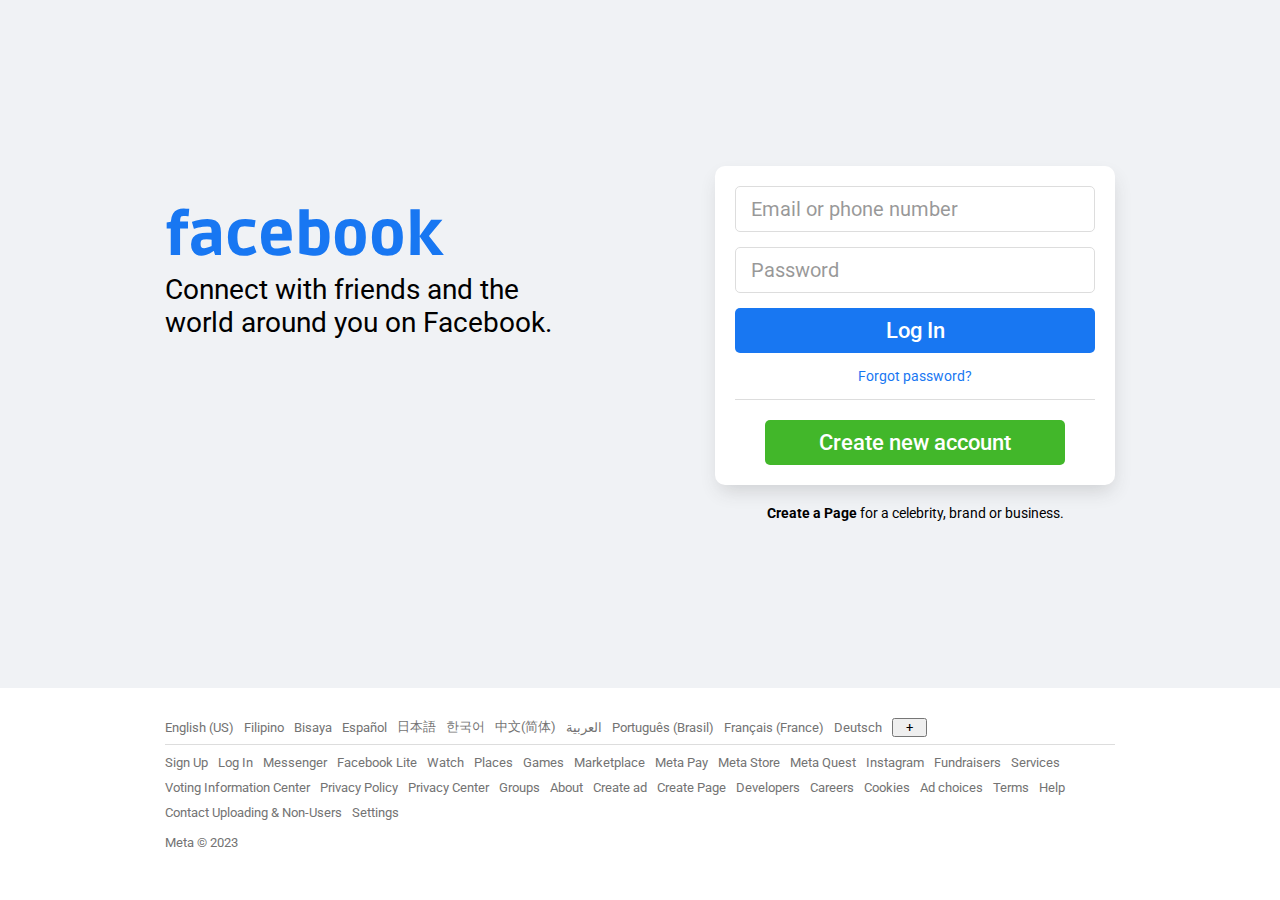
<file: fb.html>
<html>

<head>
  <link rel="stylesheet" href="fb-styles.css">
  <link rel="preconnect" href="https://fonts.googleapis.com">
  <link rel="preconnect" href="https://fonts.gstatic.com" crossorigin>
  <link href="https://fonts.googleapis.com/css2?family=Roboto:ital,wght@0,100;0,300;0,400;0,500;0,700;0,900;1,100;1,300;1,400;1,500;1,700;1,900&family=Ruda:wght@400;500;600;700;800;900&display=swap" rel="stylesheet">
</head>

<body>
  <div class="main">
    <div class="left">
      <h1>facebook</h1>
      <h2>Connect with friends and the world around you on Facebook.</h2>
    </div>
    <div class="right">
      <div class="form-card">
        <!-- ! WORKING -->
        <form action="">
          <input type="text" placeholder="Email or phone number">
          <input type="password" placeholder="Password">
          <button class="login-btn">Log In</button>
          <a href="" class="forgot-password">Forgot password?</a>
        </form>
        <button class="register-btn">Create new account</button>
      </div>
      <div class="create-a-page">
        <p><a href="">Create a Page</a> for a celebrity, brand or business.</p>
      </div>
    </div>
  </div>
  <div class="footer">
    <div class="inner">
      <div class="links">
        <div class="links-languages">
          <a href="">English (US)</a>
          <a href="">Filipino</a>
          <a href="">Bisaya</a>
          <a href="">Español</a>
          <a href="">日本語</a>
          <a href="">한국어</a>
          <a href="">中文(简体)</a>
          <a href="">العربية</a>
          <a href="">Português (Brasil)</a>
          <a href="">Français (France)</a>
          <a href="">Deutsch</a>
          <button>+</button>
        </div>
        <div class="links-site">
          <a href="">Sign Up</a>
          <a href="">Log In</a>
          <a href="">Messenger</a>
          <a href="">Facebook Lite</a>
          <a href="">Watch</a>
          <a href="">Places</a>
          <a href="">Games</a>
          <a href="">Marketplace</a>
          <a href="">Meta Pay</a>
          <a href="">Meta Store</a>
          <a href="">Meta Quest</a>
          <a href="">Instagram</a>
          <a href="">Fundraisers</a>
          <a href="">Services</a>
          <a href="">Voting Information Center</a>
          <a href="">Privacy Policy</a>
          <a href="">Privacy Center</a>
          <a href="">Groups</a>
          <a href="">About</a>
          <a href="">Create ad</a>
          <a href="">Create Page</a>
          <a href="">Developers</a>
          <a href="">Careers</a>
          <a href="">Cookies</a>
          <a href="">Ad choices</a>
          <a href="">Terms</a>
          <a href="">Help</a>
          <a href="">Contact Uploading & Non-Users</a>
          <a href="">Settings</a>
        </div>
      </div>
      <div class="copyright">
        <p>Meta © 2023</p>
      </div>
    </div>
  </div>
</body>

</html>
</file>
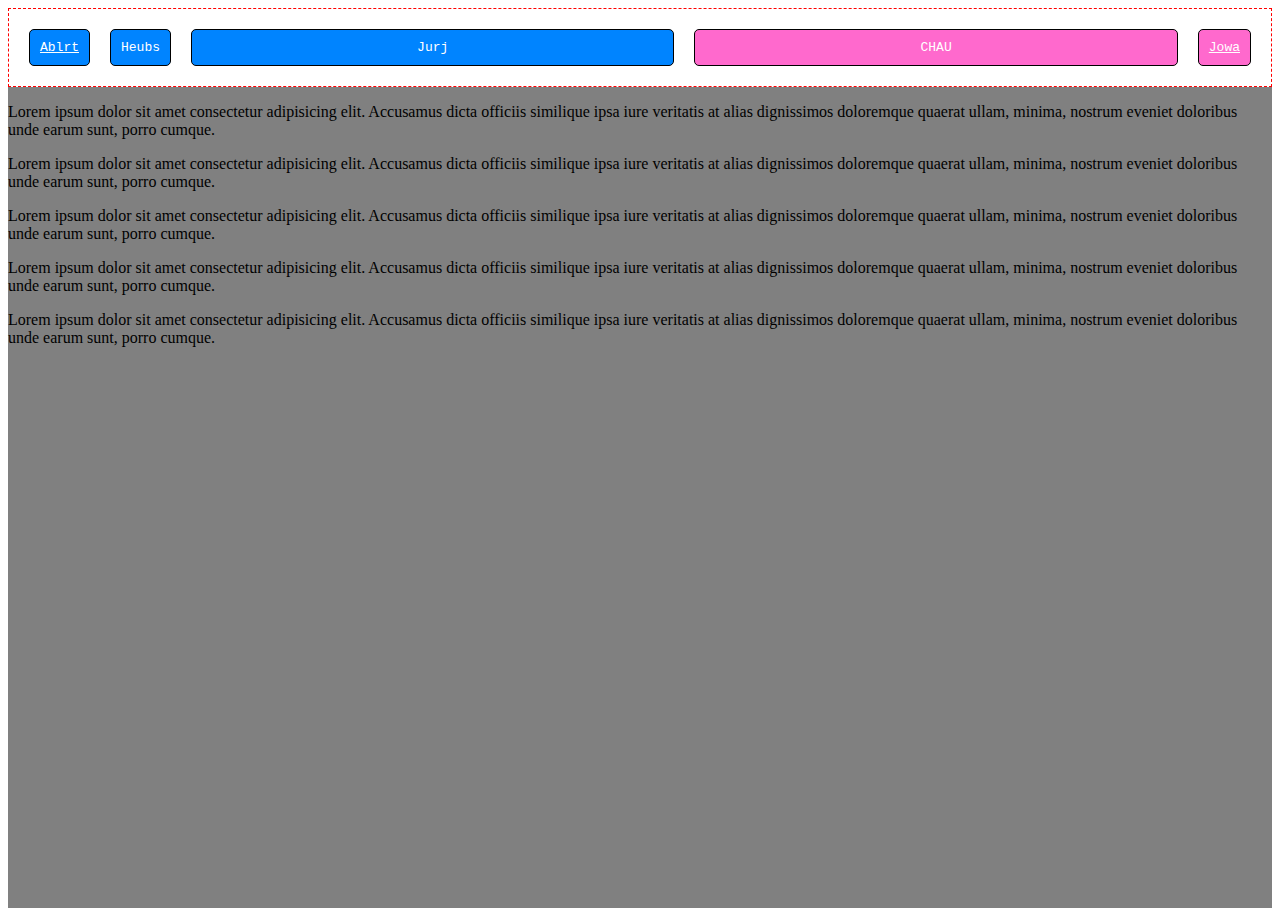
<file: hpl.html>
<html>
  <head>
    <title>HPL Directory</title>
    <link rel="stylesheet" href="hpl-styles.css">
  </head>
  <body>
    <div id="grafic-masters" class="department">
      <p id="gm-001" class="ad otaku male">Ablrt</p>
      <p id="gm-002" class="tl male">Heubs</p>
      <p id="gm-003" class="tl male">Jurj</p>
      <p id="gm-004" class="atl female">Chau</p>
      <p id="gm-005" class="atl otaku female">Jowa</p>
      <!-- <p id="gm-006" class="atl male">RJ</p>
      <p id="gm-007" class="atl female">Aira</p>
      <p id="gm-008" class="s male">Charl</p>
      <p id="gm-009" class="s otaku female">Kren</p>
      <p id="gm-010" class="s otaku male">Rayel</p>
      <p id="gm-011" class="s male">Kevin</p>
      <p id="gm-012" class="s female">Krizzel</p>
      <p id="gm-013" class="j otaku male">Josh</p>
      <p id="gm-014" class="j male">Dulce</p>
      <p id="gm-015" class="j female">Anne</p>
      <p id="gm-016" class="j otaku female">Eiren</p>
      <p id="gm-017" class="j male">Pol</p>
      <p id="gm-018" class="j otaku male">Chase</p>
      <p id="gm-019" class="j female">Jojo</p>
      <p id="gm-020" class="j otaku male">Adam</p> -->
    </div>
    <div class="main">
      <p>Lorem ipsum dolor sit amet consectetur adipisicing elit. Accusamus dicta officiis similique ipsa iure veritatis at alias dignissimos doloremque quaerat ullam, minima, nostrum eveniet doloribus unde earum sunt, porro cumque.</p>
      <p>Lorem ipsum dolor sit amet consectetur adipisicing elit. Accusamus dicta officiis similique ipsa iure veritatis at alias dignissimos doloremque quaerat ullam, minima, nostrum eveniet doloribus unde earum sunt, porro cumque.</p>
      <p>Lorem ipsum dolor sit amet consectetur adipisicing elit. Accusamus dicta officiis similique ipsa iure veritatis at alias dignissimos doloremque quaerat ullam, minima, nostrum eveniet doloribus unde earum sunt, porro cumque.</p>
      <p>Lorem ipsum dolor sit amet consectetur adipisicing elit. Accusamus dicta officiis similique ipsa iure veritatis at alias dignissimos doloremque quaerat ullam, minima, nostrum eveniet doloribus unde earum sunt, porro cumque.</p>
      <p>Lorem ipsum dolor sit amet consectetur adipisicing elit. Accusamus dicta officiis similique ipsa iure veritatis at alias dignissimos doloremque quaerat ullam, minima, nostrum eveniet doloribus unde earum sunt, porro cumque.</p>
    </div>
  </body>
</html>
</file>
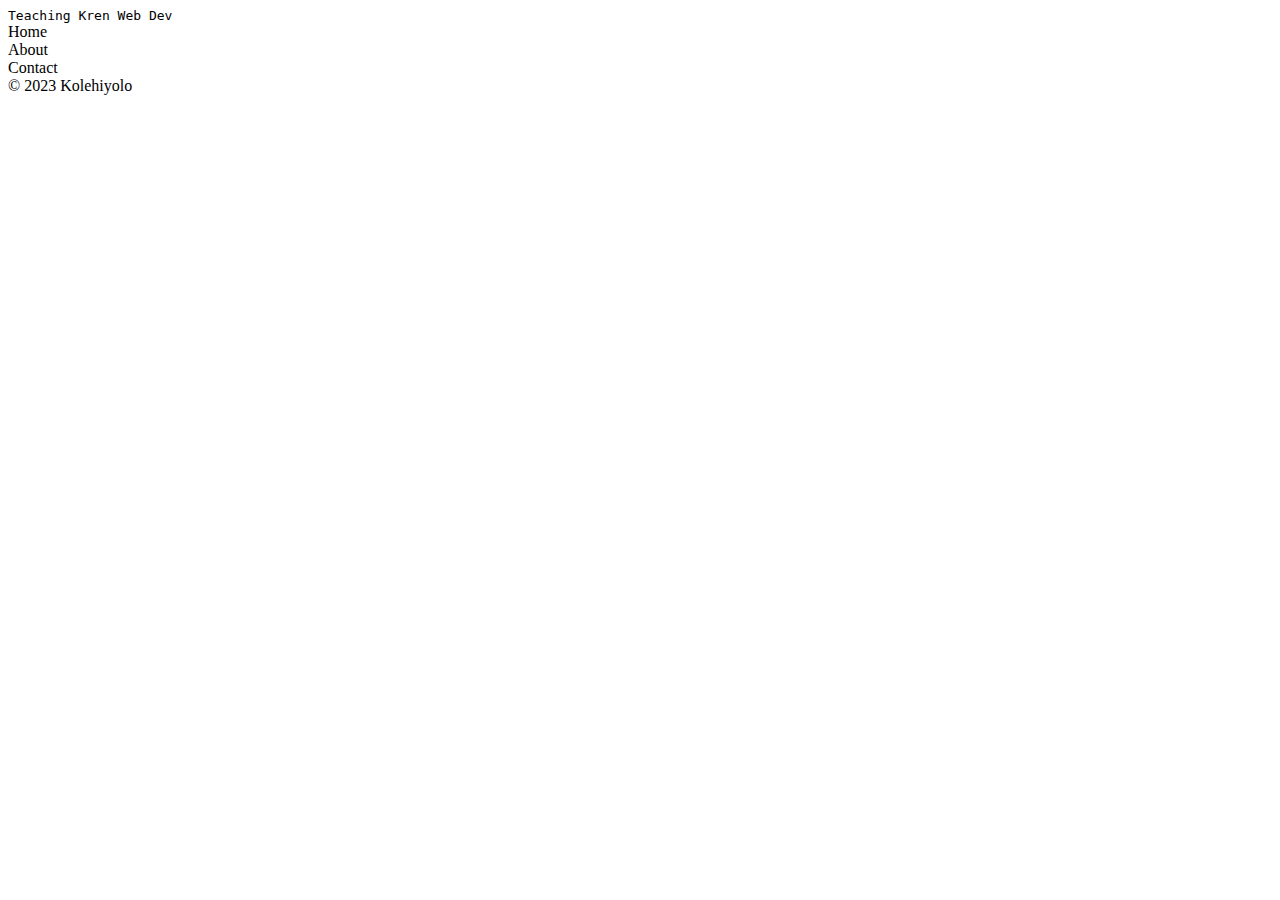
<file: sample.html>
<head>
  <!-- * <title> = Determines the title of the page in the browser's tab -->
  <title>Teaching Kren Web Dev</title>

  <!-- * <link> = Used to get code from other files -->
  <link rel="stylesheet" href="styles.css">
</head>
<body>
  <div class="header">
    <div class="title">
      <div class="text">Teaching Kren Web Dev</div>
    </div>
    <div class="menu">
      <div class="home">Home</div>
      <div class="about">About</div>
      <div class="contact">Contact</div>
    </div>
  </div>
  <div class="main">
    <div></div>
  </div>
  <div class="footer">
    <div class="upper">
      <div class="copyright">© 2023 Kolehiyolo</div>
    </div>
    <div class="lower">
      
    </div>
  </div>
</body>
</file>
<file: fb-styles.css>
* {
  margin: 0;
  padding: 0;
  /* border: dashed 1px red; */
  box-sizing: border-box;
}

body {
  display: flex;
  flex-direction: column;
  min-height: 100vh;
}

.main {
  flex-grow: 1;
  display: flex;
  flex-direction: row;
  align-items: center;
  justify-content: center;
  gap: 150px;
  padding: 50px;
  background-color: rgb(240, 242, 245);
}

.main .left {
  width: 400px;
  display: flex;
  flex-direction: column;
  align-self: flex-start;
  margin-top: 150px;
  gap: 0px;
}

.main .right {
  width: 400px;
  display: flex;
  flex-direction: column;
  gap: 20px;
  align-self: center;
  align-items: center;
}

.main .right .form-card {
  width: 100%;
  display: flex;
  flex-direction: column;
  gap: 20px;
  align-items: center;
  padding: 20px;
  box-shadow: 1px 9px 19px -4px rgba(56, 56, 56, 0.185);
}

.main .right .form-card button {
  border: none;
}


.main .right .form-card form {
  width: 100%;
  display: flex;
  flex-direction: column;
  gap: 15px;
  text-align: center;
  border-bottom: rgb(221, 221, 221) solid 1px;
  padding-bottom: 15px;
}

.main .right .form-card form input {
  font-size: 20px;
  font-weight: 400;
  padding: 10px 15px;
  border: solid 1px rgb(221, 221, 221);
  border-radius: 5px;
}

.login-btn {
  background-color: rgb(24, 119, 242);
  color: white;
  font-size: 22px;
  font-weight: 500;
  padding: 10px 20px;
  border-radius: 5px;
}

.register-btn {
  width: 300px;
  background-color: #42b72a;
  color: white;
  font-size: 22px;
  font-weight: 500;
  padding: 10px;
  border-radius: 5px;
  transition: 0.5s;
}

.register-btn:hover {
  background-color: #36a420;
}

.forgot-password {
  color: rgb(24, 119, 242);
  text-decoration: none;
  font-size: 14px;
}

.create-a-page p {
  font-size: 14px;
}

.create-a-page a {
  text-decoration: none;
  font-weight: bold;
  color: black
}

.footer {
  display: flex;
  flex-direction: row;
  justify-content: center;
  color: #737373;
  font-size: 13px;
}

.footer a {
  color: #737373;
  text-decoration: none;
}

.inner {
  display: flex;
  flex-direction: column;
  gap: 15px;
  padding: 30px 0px 50px 0px;
  width: 950px;
  margin: 0 50px;
}

.footer .links {
  display: flex;
  flex-direction: column;
  gap: 10px;
}

.footer .links .links-languages {
  display: flex;
  flex-direction: row;
  gap: 10px;
  flex-wrap: wrap;
  padding-bottom: 7.5px;
  border-bottom: rgb(221, 221, 221) solid 1px;
  align-items: center;
}

.footer .links .links-languages button {
  padding: 0px 12px;
}

.footer .links .links-site {
  display: flex;
  flex-direction: row;
  gap: 10px;
  flex-wrap: wrap;
}

.main .left h1 {
  font-family: 'Ruda', sans-serif;
  color: rgb(24, 119, 242);
  font-weight: 900;
  font-size: 60px;
}

.main .left h2 {
  font-weight: 400;
  font-size: 28px;
}

* {
  font-family: 'Roboto', sans-serif;
}

.form-card {
  background-color: white;
  border-radius: 10px;
}

::placeholder { /* Chrome, Firefox, Opera, Safari 10.1+ */
  color: rgb(0, 0, 0);
  opacity: 0.4; /* Firefox */
}

:-ms-input-placeholder { /* Internet Explorer 10-11 */
  color: rgb(0, 0, 0);
}

::-ms-input-placeholder { /* Microsoft Edge */
  color: rgb(0, 0, 0);
}
</file>
<file: hpl-styles.css>
.male {
  background-color: rgb(0, 132, 255);
}

.female {
  background-color: rgb(255, 105, 205);
}

#grafic-masters p {
  /* width: 700px; */
  color: white;
  font-family: monospace;
  padding: 10px;
  text-align: center;
  border-radius: 5px;
  margin: 0px;
  border: solid black 1px;
}

#grafic-masters {
  border: dashed 1px red;
  padding: 20px;
  display: flex;
  flex-direction: row;
  gap: 20px;

  justify-content: flex-start;
  /* align-items: center; */
}

#gm-003 {
  flex-grow: 1;
}

#gm-004 {
  flex-grow: 1;
}

body {
  display: flex;
  flex-direction: column;
  min-height: 100vh;
}

.main {
  flex-grow: 1;
}

/* .ad {
  font-size: 100px;
}

.tl {
  font-size: 80px;
}

.atl {
  font-size: 50px;
}

.s {
  font-size: 30px;
}

.j {
  font-size: 15px;
} */

.otaku {
  text-decoration: underline;
}

#gm-004 {
  text-transform: uppercase;
}

.main {
  background-color: grey;
}
</file>
<file: styles.css>
#mushrooms-title {
  color: brown;
  width: 500px;
  height: 300px;
  background-color: red;
}

#trees-title {
  color: green;
}

.title {
  font-family: monospace;
}

img {
  width: 500px;
}

.tae {
  border: dotted 50px green;
}
</file>
